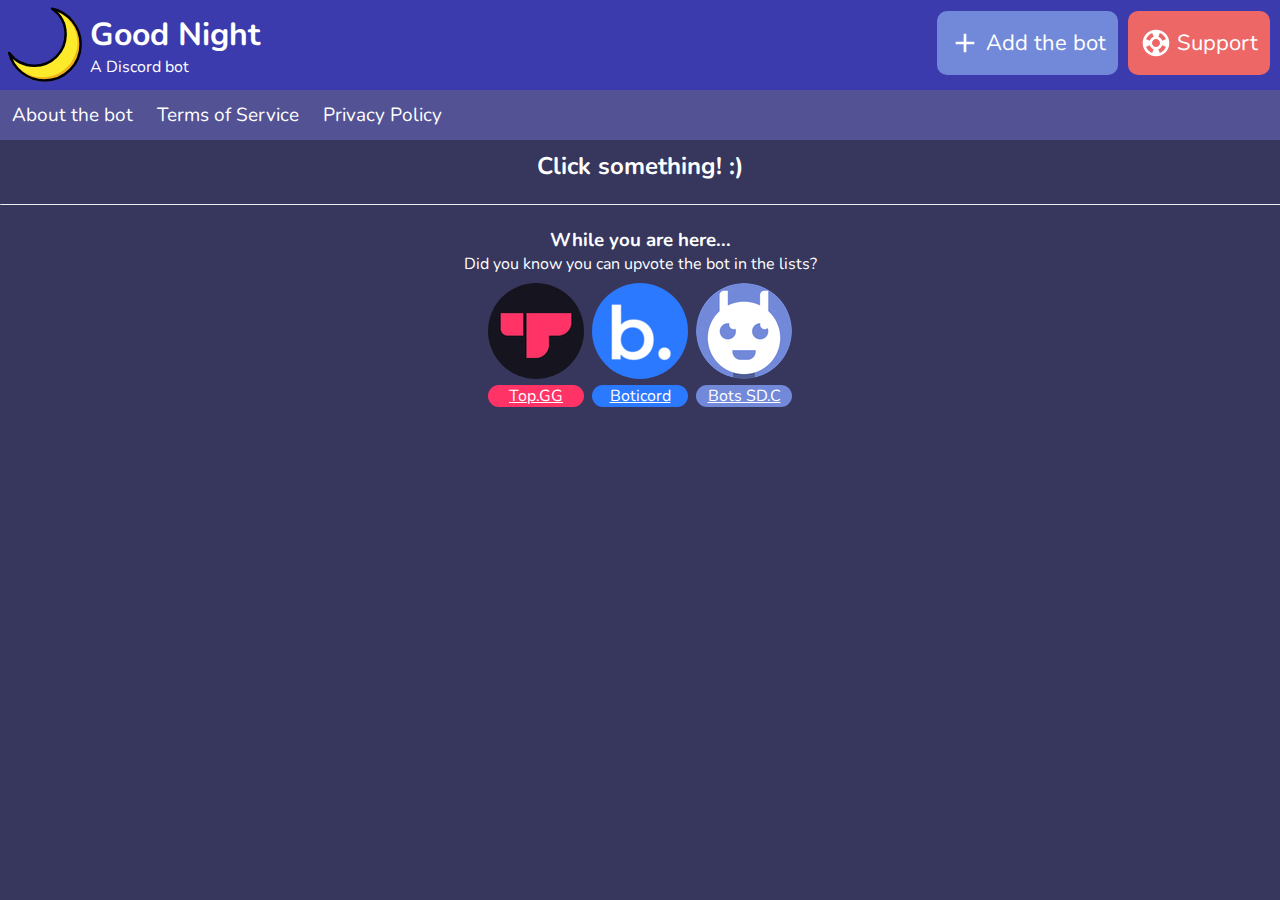
<file: index.html>
<!DOCTYPE html>
<html lang="en">
    <head>
        <meta charset="UTF-8">
        <meta name="viewport" content="width=device-width, initial-scale=1.0">
        <title>Good Night</title>
        <meta content="Good Night - a Discord bot" property="og:title">
        <meta content="Not every server has staff which are ready to fulfil duties 24/7. At night, many servers remain defenceless, and this is where Good Night comes in" property="og:description">
        <meta content="https://gn-bot.site" property="og:url">

        <meta name="mobile-web-app-capable" content="yes">
        <meta name="apple-mobile-web-app-capable" content="yes">
        <meta name="application-name" content="GN">
        <meta name="apple-mobile-web-app-title" content="GN">
        <meta name="theme-color" content="#FFCF48">
        <meta name="msapplication-navbutton-color" content="#FFCF48">
        <meta name="apple-mobile-web-app-status-bar-style" content="black-translucent">
        <meta name="msapplication-starturl" content="/">

        <link rel="icon" type="image/svg+xml" href="images/GoodNightLogo.svg">
        <link rel="stylesheet" href="styles/index.css">
        <link rel="stylesheet" href="styles/styles.css">
        <link rel="manifest" href="manifest.json">

        <link rel="preconnect" href="https://fonts.googleapis.com">
        <link rel="preconnect" href="https://fonts.gstatic.com" crossorigin>
        <link href="https://fonts.googleapis.com/css2?family=Nunito:ital,wght@0,200..1000;1,200..1000&display=swap" rel="stylesheet">
    </head>
    <script>
        if ("serviceWorker" in window.navigator) {
            window.addEventListener("load", () => {
                navigator.serviceWorker.register("/service-worker.js", {scope: "/"}).then((registration) => {
                    console.log(`Service worker has been registered with the following scope: ${registration.scope}`);
                }, (err) => {
                    console.log(`Service worker HASN'T been registered. Why: ${err}`)
                });
            });
        };
    </script>
    <body>
        <header>
            <div class="header">
                <div class="logo">
                    <div class="logo icon">
                        <img src="images/GoodNightLogo.svg" alt="Good Night Logo">
                    </div>
                    <div class="logo title">
                        <h1><a href="./" target="_self">Good Night</a></h1>
                        <p id="caption">A Discord bot</p>
                    </div>
                </div>
                <div class="promo-buttons">
                    <a class="promo-buttons button add" href="https://discord.com/oauth2/authorize?client_id=1048561114377637949" target="_blank" style="background-color: rgb(114,137,218);" id="add-button">
                        <img src="images/add.svg" alt="Plus icon">
                        Add the bot
                    </a>
                    <a class="promo-buttons button support" href="https://discord.gg/EJ5GDPdUW9" target="_blank" style="background-color: rgb(238, 103, 103);" id="support-button">
                        <img src="images/support.svg" alt="Support icon">
                        Support
                    </a>
                </div>
            </div>
        </header>

        <div class="body">
            <div class="menu">
                <div class="side-buttons">
                    <a class="side-buttons button about" href="about" target="_self" id="about-label">About the bot</a>
                    <a class="side-buttons button tos" href="tos" target="_self" id="tos-label">Terms of Service</a>
                    <a class="side-buttons button pp" href="pp" target="_self" id="pp-label">Privacy Policy</a>
                    
                </div>
            </div>
            <h2 id="click-smth">Click something! :)</h2>
            <p id="serversAmount" style="text-align: center; font-size: 16px;"></p>
            <script src="scripts/gn-api.js"></script>
            <br>
            <hr style="border-top: 1px; color: white;">
            <br>
            <h3 style="text-align: center;" id="while-here">While you are here...</h3>
            <p style="text-align: center;" id="upvote-pls">Did you know you can upvote the bot in the lists?</p>
            <div class="lists-links">
                <a href="https://top.gg/bot/1048561114377637949" target="_blank" class="lists-links topgg" onclick="setNotification('topgg')">
                    <figure>
                        <img src="images/topgg96.png" alt="Top.gg icon">
                        <figcaption style="text-align: center; background-color: rgb(255,51,102);">Top.GG</figcaption>
                    </figure>
                </a>
                <a href="https://boticord.top/bot/1048561114377637949" target="_blank" class="lists-links btc" onclick="setNotification('boticord')">
                    <figure>
                        <img src="images/btc96.png" alt="Boticord icon">
                        <figcaption style="text-align: center; background-color: rgb(43,121,255);">Boticord</figcaption>
                    </figure>
                </a>
                <a href="https://bots.server-discord.com/1048561114377637949" target="_blank" class="lists-links sdc" onclick="setNotification('sdc')">
                    <figure>
                        <img src="images/sdc96.png" alt="VARE icon">
                        <figcaption style="text-align: center; background-color: rgb(114,137,218);">Bots SD.C</figcaption>
                    </figure>
                </a>
            </div>
        </div>
        
        <script src="scripts/translating.js"></script>
        <script>
            function setNotification(monitoring) {
                window.navigator.serviceWorker.ready.then((registration) => {
                    registration.pushManager.getSubscription().then((subscription) => {
                        if (!subscription) return;
                        const toSendJSON = subscription.toJSON();
                        toSendJSON.monitoring = monitoring;
                        fetch("https://api.gn-bot.site/setNotification", {
                            method: "POST",
                            headers: {
                                "Content-Type": "application/json"
                            },
                            body: JSON.stringify(toSendJSON),
                        }).catch((err) => {
                            console.error(`Failed to set a notification:  ${err}`);
                        });
                    });
                });
            };
        </script>
    </body>
</html>
</file>
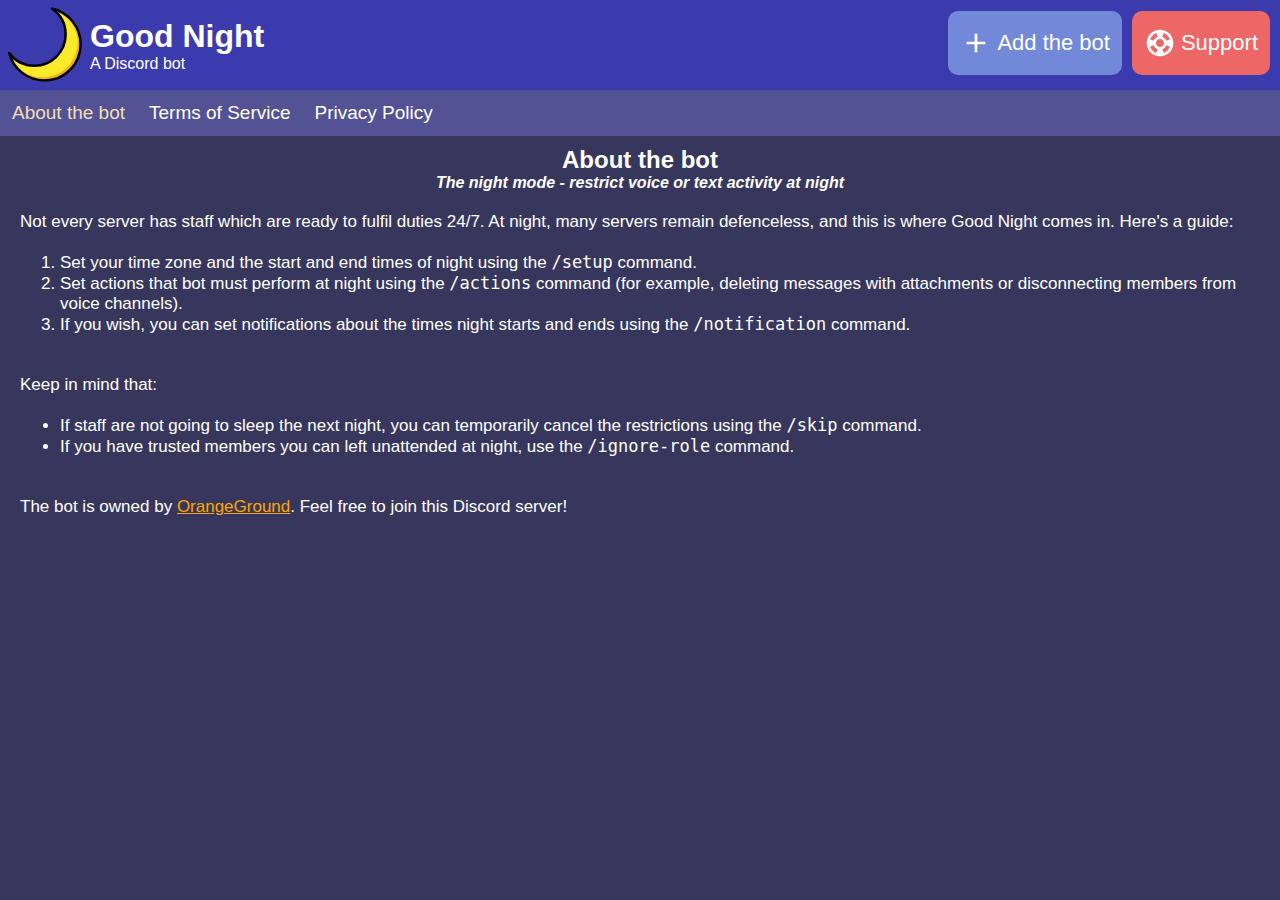
<file: about.html>
<!DOCTYPE html>
<html lang="en">
    <head>
        <meta charset="UTF-8">
        <meta name="viewport" content="width=device-width, initial-scale=1.0">
        <title>About Good Night</title>
        <meta content="Good Night - about" property="og:title">
        <meta content="Not every server has staff which are ready to fulfil duties 24/7. At night, many servers remain defenceless, and this is where Good Night comes in" property="og:description">
        <meta content="https://gn-bot.site/about" property="og:url">
        <meta content="#FFCF48" data-react-helmet="true" name="theme-color">

        <link rel="icon" type="image/svg+xml" href="images/GoodNightLogo.svg">
        <link rel="stylesheet" href="styles/index.css">
        <link rel="stylesheet" href="styles/styles.css">

        <link rel="preconnect" href="https://fonts.googleapis.com">
        <link rel="preconnect" href="https://fonts.gstatic.com" crossorigin>
        <link href="https://fonts.googleapis.com/css2?family=Nunito:ital,wght@0,200..1000;1,200..1000&display=swap" rel="stylesheet">
    </head>

    <body>
        <header>
            <div class="header">
                <div class="logo">
                    <div class="logo icon">
                        <img src="images/GoodNightLogo.svg" alt="Good Night Logo">
                    </div>
                    <div class="logo title">
                        <h1>Good Night</h1>
                        <p id="caption">A Discord bot</p>
                    </div>
                </div>
                <div class="promo-buttons">
                    <a class="promo-buttons button add" href="https://discord.com/oauth2/authorize?client_id=1048561114377637949" target="_blank" style="background-color: rgb(114,137,218);" id="add-button">
                        <img src="images/add.svg" alt="Plus icon">
                        Add the bot
                    </a>
                    <a class="promo-buttons button support" href="https://discord.gg/EJ5GDPdUW9" target="_blank" style="background-color: rgb(238, 103, 103);" id="support-button">
                        <img src="images/support.svg" alt="Support icon">
                        Support
                    </a>
                </div>
            </div>
        </header>

        <div class="body">
            <div class="menu">
                <div class="side-buttons">
                    <a class="side-buttons button about" href="about" target="_self" id="about-label">About the bot</a>
                    <a class="side-buttons button tos" href="tos" target="_self" id="tos-label">Terms of Service</a>
                    <a class="side-buttons button pp" href="pp" target="_self" id="pp-label">Privacy Policy</a>
                    
                </div>
            </div>
            <h2 id="title-page">About the bot</h2>
            <h4 class="title-caption" id="title-caption"><i>The night mode - restrict voice or text activity at night</i></h4>
            <div class="description"> 
                <p id="p1">Not every server has staff which are ready to fulfil duties 24/7. At night, many servers remain defenceless, and this is where Good Night comes in. Here's a guide:</p><br>
                <ol>
                    <li id="li1">Set your time zone and the start and end times of night using the <p class="command">/setup</p> command.</li>
                    <li id="li2">Set actions that bot must perform at night using the <p class="command">/actions</p> command (for example, deleting messages with attachments or disconnecting members from voice channels).</li>
                    <li id="li3">If you wish, you can set notifications about the times night starts and ends using the <p class="command">/notification</p> command.</li>
                </ol>
                <br>
                <br>
                <p id="p2">Keep in mind that:</p><br>
                <ul>
                    <li id="li4">If staff are not going to sleep the next night, you can temporarily cancel the restrictions using the <p class="command">/skip</p> command.</li>
                    <li id="li5">If you have trusted members you can left unattended at night, use the <p class="command">/ignore-role</p> command.</li>
                </ul>
                <br>
                <br>
                <p id="p3">The bot is owned by <a href="https://discord.gg/JTMPbepexz" target="_blank" style="color: orange;">OrangeGround</a>. Feel free to join this Discord server!</p>
            </div>
        </div>
        
        <script src="scripts/translating.js"></script>
    </body>
</html>

<style>
    ol {
        color: white;
    }

    .side-buttons.button.about {
        color: wheat;
    }
    .title-caption {
        text-align: center;
    }
    .description {
        padding: 20px;
        font-size: 17px;
    }
    .command {
        display: inline;
        font-family: monospace;
    }
</style>
</file>
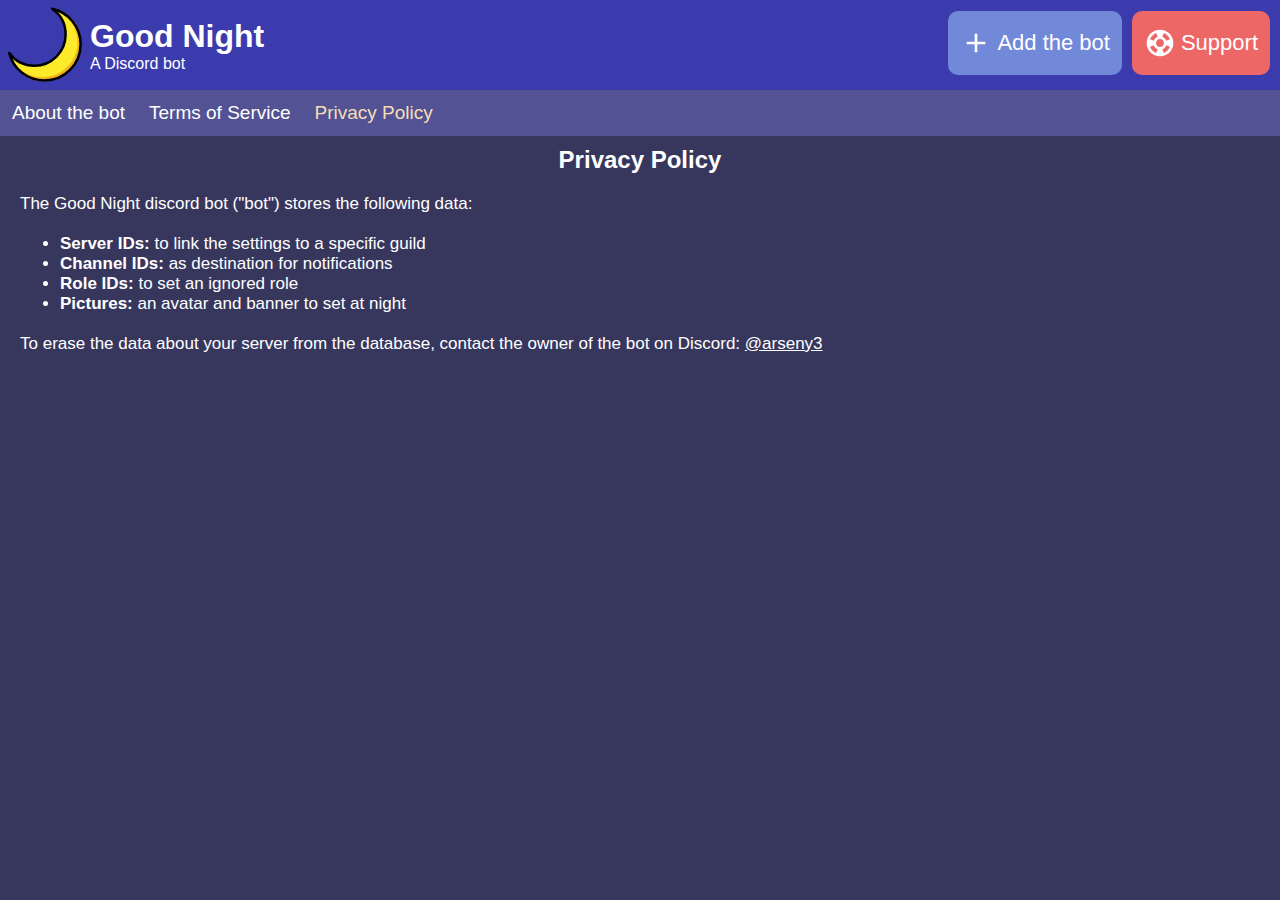
<file: pp.html>
<!DOCTYPE html>
<html>
    <head>
        <meta charset="UTF-8">
        <meta name="viewport" content="width=device-width, initial-scale=1.0">
        <title>Good Night's Privacy Policy</title>
        <meta content="Good Night - Privacy Policy" property="og:title">
        <meta content="https://gn-bot.site" property="og:url">
        <meta content="#FFCF48" data-react-helmet="true" name="theme-color">

        <link rel="icon" type="image/svg+xml" href="images/GoodNightLogo.svg">
        <link rel="stylesheet" href="styles/index.css">
        <link rel="stylesheet" href="styles/styles.css">

        <link rel="preconnect" href="https://fonts.googleapis.com">
        <link rel="preconnect" href="https://fonts.gstatic.com" crossorigin>
        <link href="https://fonts.googleapis.com/css2?family=Nunito:ital,wght@0,200..1000;1,200..1000&display=swap" rel="stylesheet">
    </head>

    <body>
        <header>
            <div class="header">
                <div class="logo">
                    <div class="logo icon">
                        <img src="images/GoodNightLogo.svg" alt="Good Night Logo">
                    </div>
                    <div class="logo title">
                        <h1>Good Night</h1>
                        <p id="caption">A Discord bot</p>
                    </div>
                </div>
                <div class="promo-buttons">
                    <a class="promo-buttons button add" href="https://discord.com/oauth2/authorize?client_id=1048561114377637949" target="_blank" style="background-color: rgb(114,137,218);" id="add-button">
                        <img src="images/add.svg" alt="Plus icon">
                        Add the bot
                    </a>
                    <a class="promo-buttons button support" href="https://discord.gg/EJ5GDPdUW9" target="_blank" style="background-color: rgb(238, 103, 103);" id="support-button">
                        <img src="images/support.svg" alt="Support icon">
                        Support
                    </a>
                </div>
            </div>
        </header>

        <div class="body">
            <div class="menu">
                <div class="side-buttons">
                    <a class="side-buttons button about" href="about" target="_self" id="about-label">About the bot</a>
                    <a class="side-buttons button tos" href="tos" target="_self" id="tos-label">Terms of Service</a>
                    <a class="side-buttons button pp" href="pp" target="_self" id="pp-label">Privacy Policy</a>
                    
                </div>
            </div>
            <h2 id="title-page">Privacy Policy</h2>
            <div class="description">
                <p id="p1">The Good Night discord bot ("bot") stores the following data:</p>
                <br>
                <ul>
                    <li id="li1"><b>Server IDs:</b> to link the settings to a specific guild</li>
                    <li id="li2"><b>Channel IDs:</b> as destination for notifications</li>
                    <li id="li3"><b>Role IDs:</b> to set an ignored role</li>
                    <li id="li4"><b>Pictures:</b> an avatar and banner to set at night</li>
                </ul>
                <br>
                <p id="p2">To erase the data about your server from the database, contact the owner of the bot on Discord: <a href="https://discord.com/users/853937919601016833" target="_blank">@arseny3</a></p>
            </div>
        </div>

        <script src="scripts/translating.js"></script>
    </body>
</html>

<style>
    .side-buttons.button.pp {
        color: wheat;
    }
    .title-caption {
        text-align: center;
    }
    .description {
        padding: 20px;
        font-size: 17px;
    }
</style>
</file>
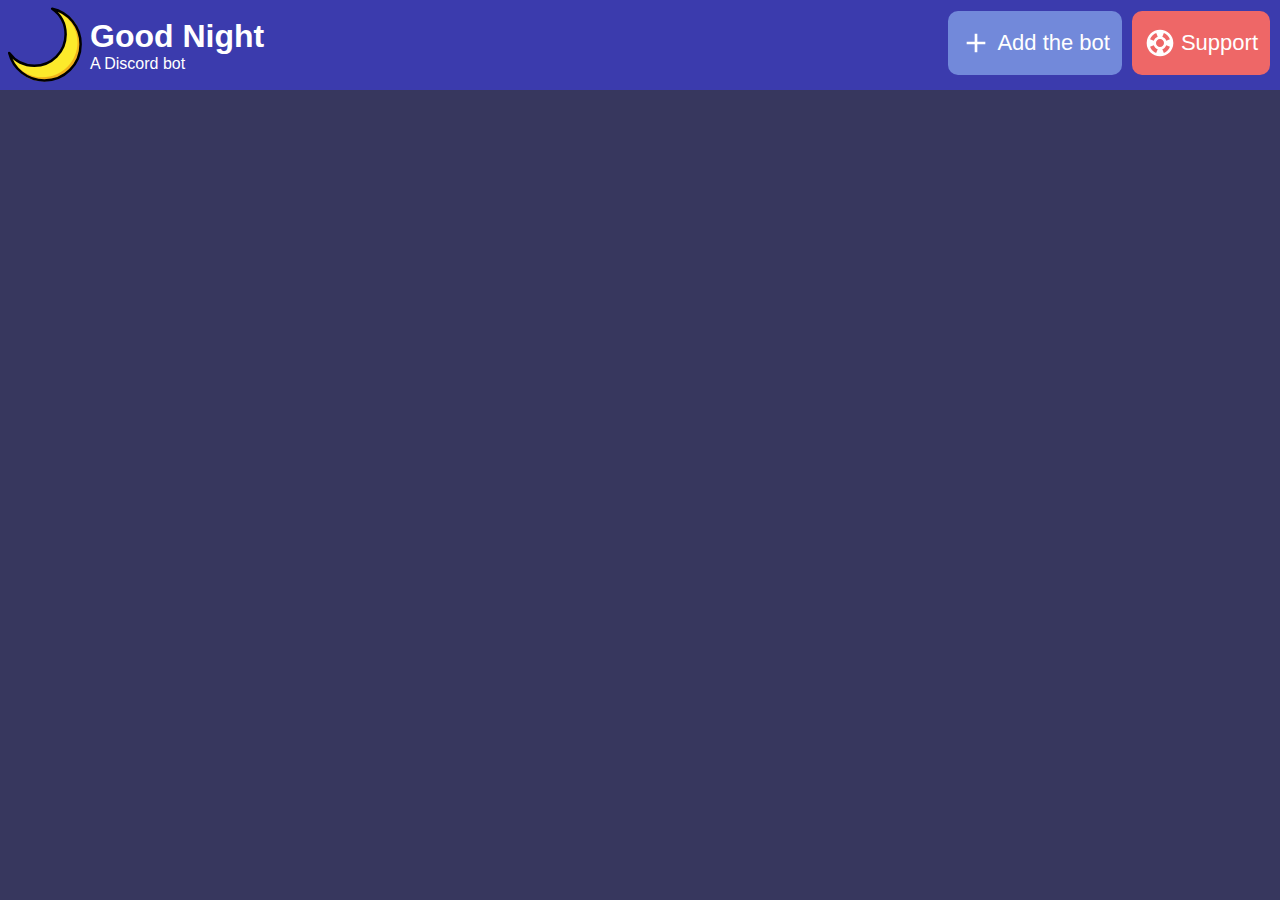
<file: subscribe.html>
<!DOCTYPE html>
<html lang="en">
    <head>
        <meta charset="UTF-8">
        <meta name="viewport" content="width=device-width, initial-scale=1.0">
        <title>About Good Night</title>
        <meta content="Good Night - about" property="og:title">
        <meta content="Not every server has staff which are ready to fulfil duties 24/7. At night, many servers remain defenceless, and this is where Good Night comes in" property="og:description">
        <meta content="https://gn-bot.site/about" property="og:url">
        <meta content="#FFCF48" data-react-helmet="true" name="theme-color">

        <link rel="icon" type="image/svg+xml" href="images/GoodNightLogo.svg">
        <link rel="stylesheet" href="styles/index.css">
        <link rel="stylesheet" href="styles/styles.css">

        <link rel="preconnect" href="https://fonts.googleapis.com">
        <link rel="preconnect" href="https://fonts.gstatic.com" crossorigin>
        <link href="https://fonts.googleapis.com/css2?family=Nunito:ital,wght@0,200..1000;1,200..1000&display=swap" rel="stylesheet">
    </head>

    <body>
        <header>
            <div class="header">
                <div class="logo">
                    <div class="logo icon">
                        <img src="images/GoodNightLogo.svg" alt="Good Night Logo">
                    </div>
                    <div class="logo title">
                        <h1><a href="./" target="_self">Good Night</a></h1>
                        <p id="caption">A Discord bot</p>
                    </div>
                </div>
                <div class="promo-buttons">
                    <a class="promo-buttons button add" href="https://discord.com/oauth2/authorize?client_id=1048561114377637949" target="_blank" style="background-color: rgb(114,137,218);" id="add-button">
                        <img src="images/add.svg" alt="Plus icon">
                        Add the bot
                    </a>
                    <a class="promo-buttons button support" href="https://discord.gg/EJ5GDPdUW9" target="_blank" style="background-color: rgb(238, 103, 103);" id="support-button">
                        <img src="images/support.svg" alt="Support icon">
                        Support
                    </a>
                </div>
            </div>
        </header>

        <div class="body">
            <script>
                function urlBase64ToUint8Array(base64String) {
                    const padding = '='.repeat((4 - base64String.length % 4) % 4);
                    const base64 = (base64String + padding)
                        .replace(/\-/g, '+')
                        .replace(/_/g, '/');
                    const rawData = window.atob(base64);
                    const outputArray = new Uint8Array(rawData.length);

                    for (let i = 0; i < rawData.length; ++i) {
                        outputArray[i] = rawData.charCodeAt(i);
                    }
                    return outputArray;
                }

                function subscribeUser() {
                    window.navigator.serviceWorker.ready.then((registration) => {
                        return registration.pushManager.subscribe({
                            userVisibleOnly: true,
                            applicationServerKey: urlBase64ToUint8Array("BEm0qn16d1DjaK9C2EQF26nMMtH1LhrKGKEyqx831M6dcgv40-6w2g8hkrKHJWutcXz_lPslKc0cdO1kQ1yQAyo")
                        });
                    }).then((subscription) => {
                        fetch("https://api.gn-bot.site/subscribe", {
                            method: "POST",
                            headers: {
                                "Content-Type": "application/json"
                            },
                            body: JSON.stringify(subscription)
                        }).catch((err) => {
                            console.error(`Failed to send a request to subscribe: ${err}`);
                        });
                    }).catch((err) => {
                        console.error(`Failed to subscribe a user: ${err}`);
                    });
                };

                if ("serviceWorker" in navigator && "PushManager" in window) {
                    window.navigator.serviceWorker.ready.then((registration) => {
                        return registration.pushManager.getSubscription();
                    }).then((subscription) => {
                        if (!subscription) {
                            Notification.requestPermission().then((perm) => {
                                if (perm === "granted") {
                                    subscribeUser();
                                };
                            });
                        } else {
                            alert("You are already subscribed");
                        };
                    }).catch((err) => {
                        console.error("Failed to get subscription, aborting...");
                    })
                } else {
                    console.warn("Pushing is not available.");
                }
            </script>
        </div>
    </body>
</html>
</file>
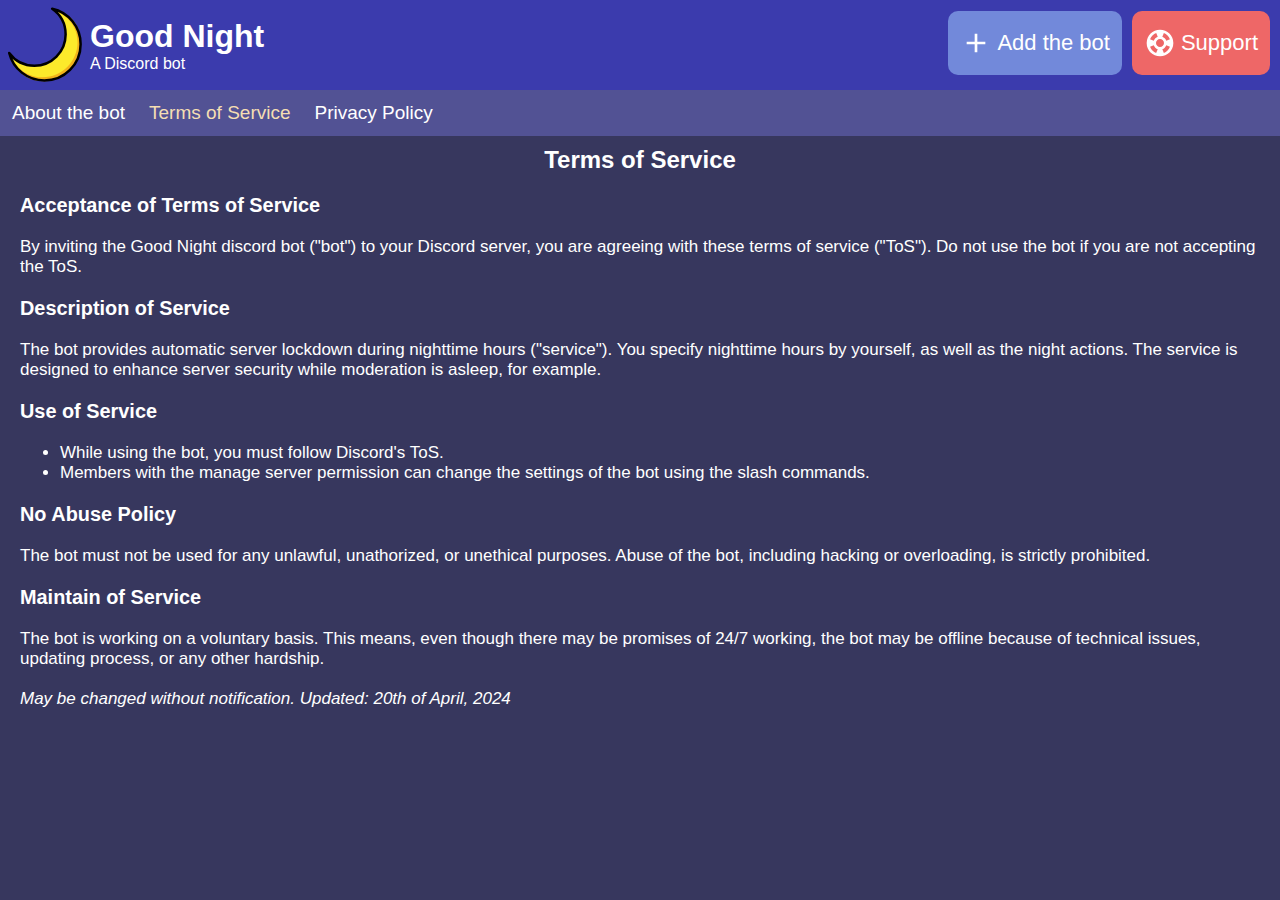
<file: tos.html>
<!DOCTYPE html>
<html>
    <head>
        <meta charset="UTF-8">
        <meta name="viewport" content="width=device-width, initial-scale=1.0">
        <title>Good Night's ToS</title>
        <meta content="Good Night - Terms of Service" property="og:title">
        <meta content="https://gn-bot.site" property="og:url">
        <meta content="#FFCF48" data-react-helmet="true" name="theme-color">

        <link rel="icon" type="image/svg+xml" href="images/GoodNightLogo.svg">
        <link rel="stylesheet" href="styles/index.css">
        <link rel="stylesheet" href="styles/styles.css">

        <link rel="preconnect" href="https://fonts.googleapis.com">
        <link rel="preconnect" href="https://fonts.gstatic.com" crossorigin>
        <link href="https://fonts.googleapis.com/css2?family=Nunito:ital,wght@0,200..1000;1,200..1000&display=swap" rel="stylesheet">
    </head>

    <body>
        <header>
            <div class="header">
                <div class="logo">
                    <div class="logo icon">
                        <img src="images/GoodNightLogo.svg" alt="Good Night Logo">
                    </div>
                    <div class="logo title">
                        <h1>Good Night</h1>
                        <p id="caption">A Discord bot</p>
                    </div>
                </div>
                <div class="promo-buttons">
                    <a class="promo-buttons button add" href="https://discord.com/oauth2/authorize?client_id=1048561114377637949" target="_blank" style="background-color: rgb(114,137,218);" id="add-button">
                        <img src="images/add.svg" alt="Plus icon">
                        Add the bot
                    </a>
                    <a class="promo-buttons button support" href="https://discord.gg/EJ5GDPdUW9" target="_blank" style="background-color: rgb(238, 103, 103);" id="support-button">
                        <img src="images/support.svg" alt="Support icon">
                        Support
                    </a>
                </div>
            </div>
        </header>

        <div class="body">
            <div class="menu">
                <div class="side-buttons">
                    <a class="side-buttons button about" href="about" target="_self" id="about-label">About the bot</a>
                    <a class="side-buttons button tos" href="tos" target="_self" id="tos-label">Terms of Service</a>
                    <a class="side-buttons button pp" href="pp" target="_self" id="pp-label">Privacy Policy</a>
                    
                </div>
            </div>
            <h2 id="title-page">Terms of Service</h2>
            <div class="description">
                <h3 id="h3-1">Acceptance of Terms of Service</h3>
                <br>
                <p id="p1">By inviting the Good Night discord bot ("bot") to your Discord server, you are agreeing with these terms of service ("ToS"). Do not use the bot if you are not accepting the ToS.</p>
                <br>
                <h3 id="h3-2">Description of Service</h3>
                <br>
                <p id="p2">The bot provides automatic server lockdown during nighttime hours ("service"). You specify nighttime hours by yourself, as well as the night actions. The service is designed to enhance server security while moderation is asleep, for example.</p>
                <br>
                <h3 id="h3-3">Use of Service</h3>
                <br>
                <ul>
                    <li id="li1">While using the bot, you must follow Discord's ToS.</li>
                    <li id="li2">Members with the manage server permission can change the settings of the bot using the slash commands.</li>
                </ul>
                <br>
                <h3 id="h3-4">No Abuse Policy</h3>
                <br>
                <p id="p3">The bot must not be used for any unlawful, unathorized, or unethical purposes. Abuse of the bot, including hacking or overloading, is strictly prohibited.</p>
                <br>
                <h3 id="h3-5">Maintain of Service</h3>
                <br>
                <p id="p4">The bot is working on a voluntary basis. This means, even though there may be promises of 24/7 working, the bot may be offline because of technical issues, updating process, or any other hardship.</p>
                <br>
                <p id="p5"><i>May be changed without notification. Updated: 20th of April, 2024</i></p>
            </div>
        </div>

        <script src="scripts/translating.js"></script>
    </body>
</html>

<style>
    .side-buttons.button.tos {
        color: wheat;
    }
    .title-caption {
        text-align: center;
    }
    .description {
        padding: 20px;
        font-size: 17px;
    }
</style>
</file>
<file: styles/index.css>
* {
    margin: 0;
}

body {
    font-family: "Nunito", sans-serif;
    background-color: rgb(55, 55, 94);
}

h1 {
    color: white;
}

p {
    color: white;
}

a {
    color: white;
}

li {
    color: white;
}

header {
    background-color: rgb(59, 59, 173);
}
</file>
<file: styles/styles.css>
.header {
    display: flex;
    align-items: center;
    flex-wrap: wrap;
    justify-content: space-between;

    @media screen and (max-width: 685px) {
        justify-content: center;
    }

    @media screen and (max-width: 600px) {
        flex-direction: column;
        align-items: center;
    }
}

.logo {
    display: flex;
    align-items: center;
}

.logo.icon {
    width: 90px;
    height: auto;
    /* transition: transform 0.5s ease; */
}

/* .logo.icon:hover {
    transform: rotateZ(360deg);
} */

.logo.title {
    display: grid;
    white-space: nowrap;
}

.logo.title a {
    text-decoration: none;
}

.promo-buttons {
    display: flex;
    gap: 10px;
    margin: 10px 10px 15px;

    @media screen and (max-width: 685px) {
        flex-wrap: wrap;
        justify-content: center;
    }
}

.promo-buttons.button {
    display: flex;
    text-decoration: none;
    line-height: 40px;
    border-radius: 10px;
    padding: 12px;
    font-size: 22px;
    white-space: nowrap;
    gap: 5px;
    margin: 0;
}

.promo-buttons.button img {
    transition: transform 0.3s ease;
}

.promo-buttons.button:hover img {
    transform: rotate(90deg);
}

.body {
    color: white;
}

.body h2 {
    margin-top: 10px;
    text-align: center;
}

.side-buttons {
    display: flex;
    flex-wrap: wrap;
    background-color: rgb(82, 82, 148);

    @media screen and (max-width: 685px) {
        justify-content: center;
    }

    @media screen and (max-width: 450px) {
        align-items: center;
        flex-direction: column;
    }
}

.side-buttons.button {
    font-size: 19px;
    text-decoration: none;
    white-space: nowrap;
    padding: 12px;
}

.side-buttons.button:hover {
    text-decoration: underline;
    color: white;
}

.lists-links {
    display: flex;
    padding: 4px;
    justify-content: center;
}

.lists-links img {
    border-radius: 50%;
}

.lists-links figcaption {
    border-radius: 15px;
}
</file>
